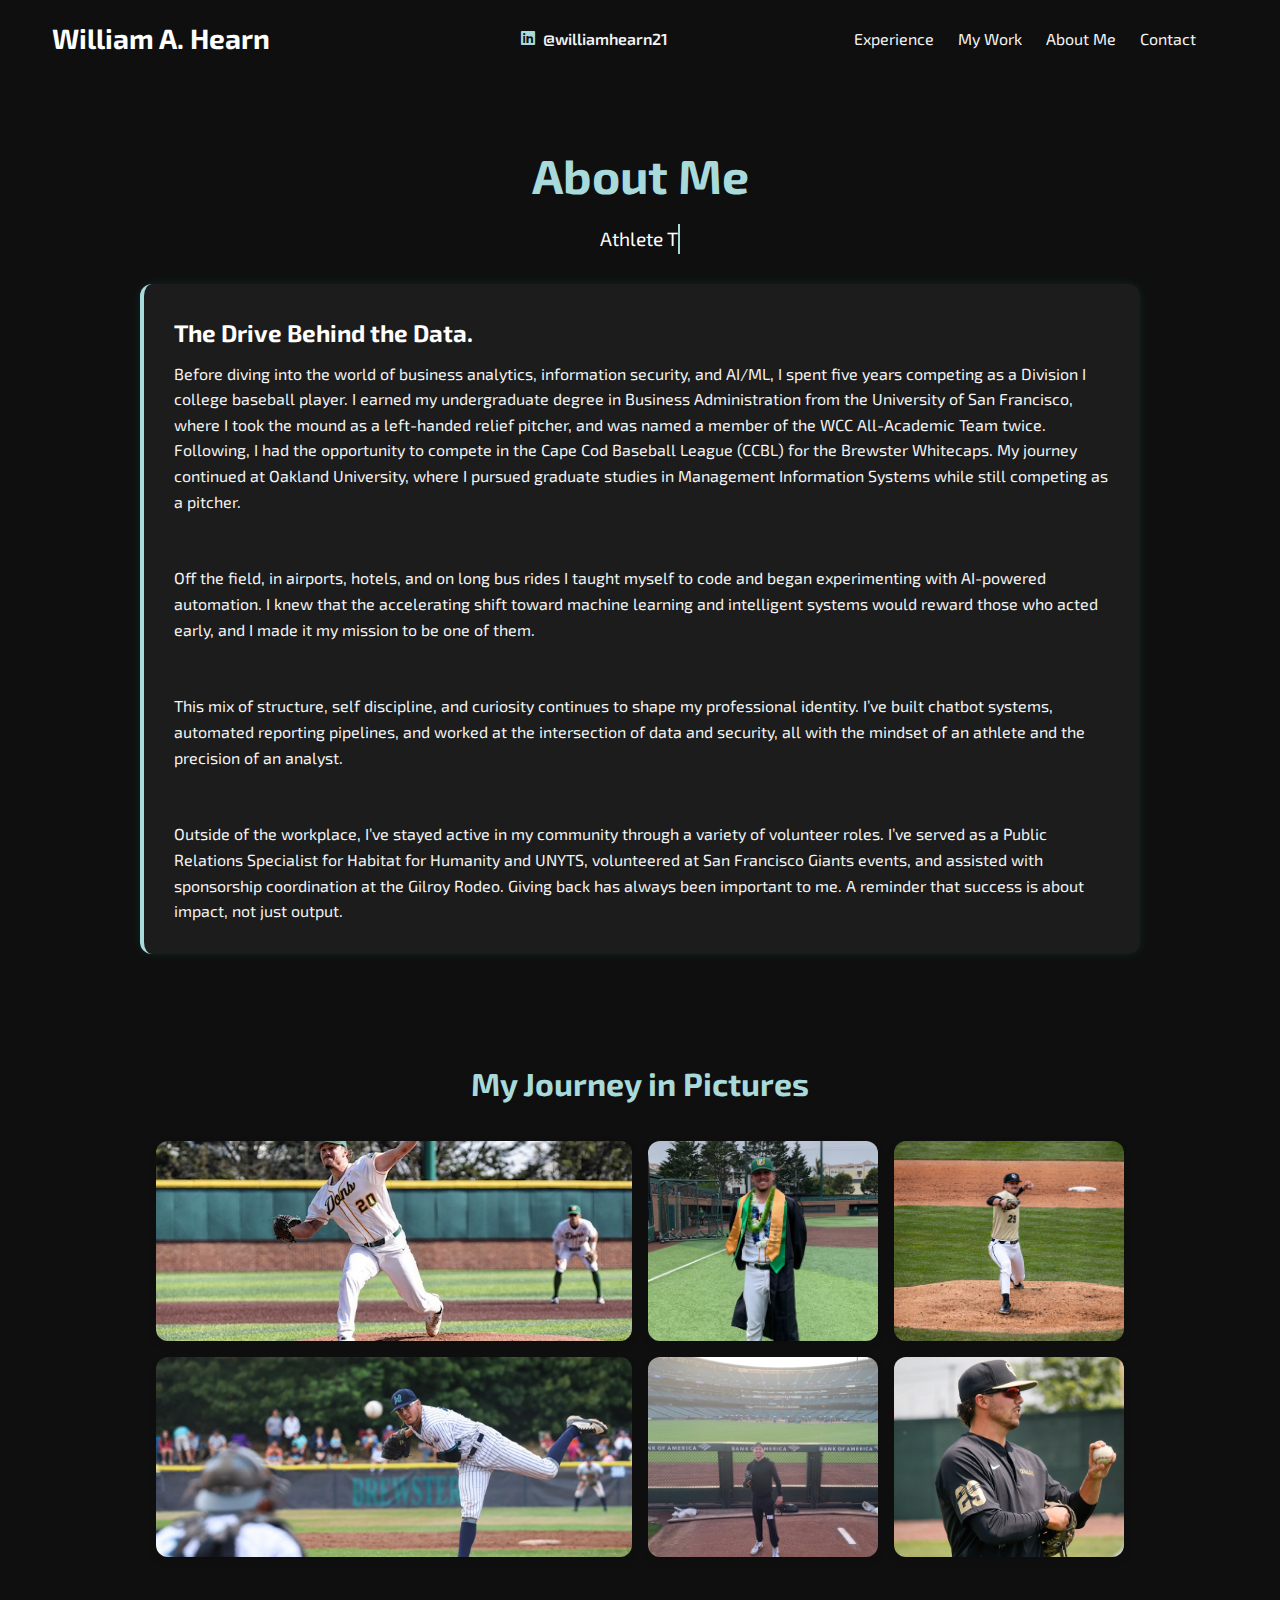
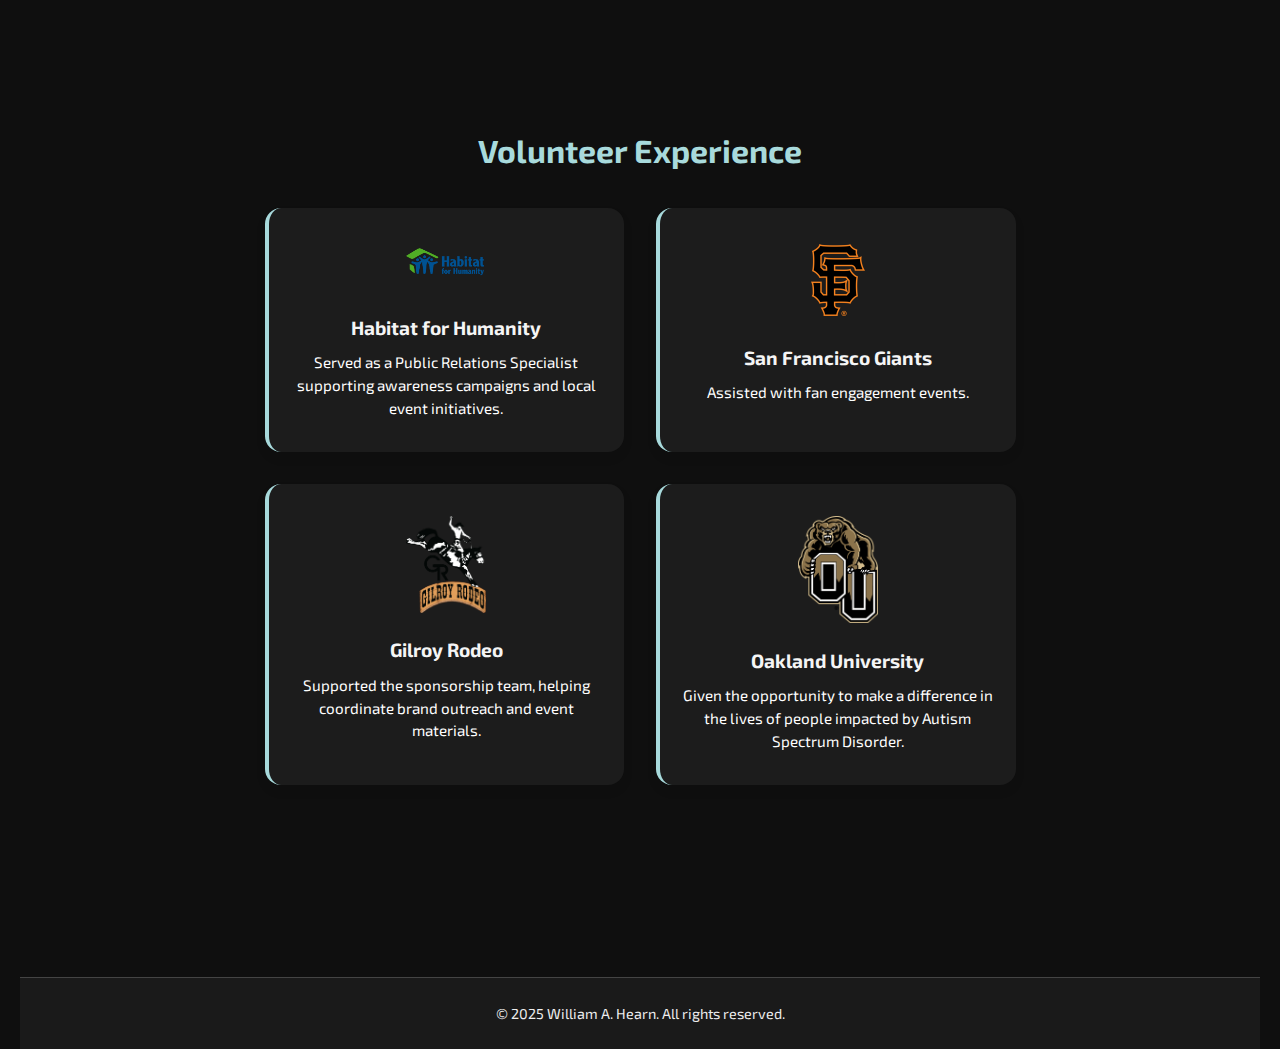
<file: about.html>
<!DOCTYPE html>
<html lang="en">
<head>
  <meta charset="UTF-8" />
  <meta name="viewport" content="width=device-width, initial-scale=1.0" />
  <title>About Me | William A. Hearn</title>
  <link rel="stylesheet" href="about.css" />
  <link href="https://fonts.googleapis.com/css2?family=Exo+2:wght@400;700&display=swap" rel="stylesheet">
  <link rel="icon" href="ChatGPT Image Jul 14, 2025, 11_27_40 AM.png" type="image/png" />
  <link rel="stylesheet" href="https://cdnjs.cloudflare.com/ajax/libs/font-awesome/6.4.0/css/all.min.css" />
</head>
<body>
  <div class="container">
    <nav class="navbar">
      <div class="nav-left">
        <a href="index.html" class="logo">William A. Hearn</a>
      </div>

      <div class="nav-center">
        <a href="https://www.linkedin.com/in/williamhearn21/" target="_blank" class="instagram-link" aria-label="LinkedIn">
          <i class="fab fa-linkedin"></i>
          <span>@williamhearn21</span>
        </a>
      </div>

      <ul class="nav-links">
        <li><a href="experience.html">Experience</a></li>
        <li><a href="work.html">My Work</a></li>
        <li><a href="about.html">About Me</a></li>
        <li><a href="contact.html">Contact</a></li>
      </ul>
      <div class="hamburger" onclick="toggleMobileMenu()">
  <span></span>
  <span></span>
  <span></span>
</div>
    </nav>
  </div>
<body>
  <header class="experience-header">
    <h1 id="typed-heading" class="typed-heading"></h1>
    <p id="typed-text" class="typed-text"></p>
  </header>

  <main class="experience-container">

<section class="experience-card fade-in">
  <h2>The Drive Behind the Data.</h2>
  <p>
    Before diving into the world of business analytics, information security, and AI/ML, I spent five years competing as a Division I college baseball player. I earned my undergraduate degree in Business Administration from the University of San Francisco, where I took the mound as a left-handed relief pitcher, and was named a member of the WCC All-Academic Team twice. Following, I had the opportunity to compete in the Cape Cod Baseball League (CCBL) for the Brewster Whitecaps. My journey continued at Oakland University, where I pursued graduate studies in Management Information Systems while still competing as a pitcher.
  </p><br><br>
  <p>
    Off the field, in airports, hotels, and on long bus rides I taught myself to code and began experimenting with AI-powered automation. I knew that the accelerating shift toward machine learning and intelligent systems would reward those who acted early, and I made it my mission to be one of them.
  </p><br><br>
  <p>
    This mix of structure, self discipline, and curiosity continues to shape my professional identity. I’ve built chatbot systems, automated reporting pipelines, and worked at the intersection of data and security, all with the mindset of an athlete and the precision of an analyst.
  </p><br><br>
  <p>
    Outside of the workplace, I’ve stayed active in my community through a variety of volunteer roles. I’ve served as a Public Relations Specialist for Habitat for Humanity and UNYTS, volunteered at San Francisco Giants events, and assisted with sponsorship coordination at the Gilroy Rodeo. Giving back has always been important to me. A reminder that success is about impact, not just output.
  </p>
</section>

<section class="photo-collage fade-in">
  <h2>My Journey in Pictures</h2>
  <div class="collage-grid">
    <img src="IMG_8873.jpg" alt="University of San Francisco Baseball" class="grid-wide" />
    <img src="IMG_8576.jpg" alt="Graduation Day" />
    <img src="IMG_7985.JPG" alt="Cape Cod Baseball League Championship" class="grid-wide" />
    <img src="IMG_1175.JPG" alt="Oakland University v. Michigan State" />
    <img src="IMG_8267.jpg" alt="Event Volunteer at San Francisco Giants" />
    <img src="IMG_1311.jpg" alt="Oakland University Baseball" class="crop-top" />
  </div>
</section>

<section class="volunteer-section fade-in">
  <h2>Volunteer Experience</h2>
  <div class="volunteer-tiles">
    
    <div class="volunteer-tile">
      <img src="h4h2.png" alt="Habitat for Humanity Logo" class="volunteer-logo" />
      <h3>Habitat for Humanity</h3>
      <p>Served as a Public Relations Specialist supporting awareness campaigns and local event initiatives.</p>
    </div>

    <div class="volunteer-tile">
      <img src="sfg.png" alt="SF Giants Logo" class="volunteer-logo" />
      <h3>San Francisco Giants</h3>
      <p>Assisted with fan engagement events.</p>
    </div>

    <div class="volunteer-tile">
      <img src="Logo (1).png" alt="Gilroy Rodeo Logo" class="volunteer-logo" />
      <h3>Gilroy Rodeo</h3>
      <p>Supported the sponsorship team, helping coordinate brand outreach and event materials.</p>
    </div>

    <div class="volunteer-tile">
      <img src="ou1.png" alt="OU CARES" class="volunteer-logo" />
      <h3>Oakland University</h3>
      <p>Given the opportunity to make a difference in the lives of people impacted by Autism Spectrum Disorder.</p>
    </div>

  </div>
</section>

  </main>

    <footer class="site-footer">
        <div class="container">
          <p>&copy; 2025 William A. Hearn. All rights reserved.</p>
        </div>
      </footer>

<script>
  // Fade-in logic
  const faders = document.querySelectorAll('.fade-in');
  const appearOptions = { threshold: 0.2 };
  const appearOnScroll = new IntersectionObserver(function(entries, observer) {
    entries.forEach(entry => {
      if (!entry.isIntersecting) return;
      entry.target.classList.add('appear');
      observer.unobserve(entry.target);
    });
  }, appearOptions);
  faders.forEach(fader => {
    appearOnScroll.observe(fader);
  });

  // Typing animation for <h1>
  const headingText = "About Me";
  const headingTarget = document.getElementById("typed-heading");

  let i = 0;
  function typeHeading() {
    if (i < headingText.length) {
      headingTarget.textContent += headingText.charAt(i);
      i++;
      setTimeout(typeHeading, 60); // slower typing for header
    } else {
      // After heading finishes, start subheading
      typeChar();
    }
  }

  // Typing animation for <p>
  const text = "Athlete To Analyst. A Bit About My Journey...";
  const typedText = document.getElementById("typed-text");

  let j = 0;
  function typeChar() {
    if (j < text.length) {
      typedText.textContent += text.charAt(j);
      j++;
      setTimeout(typeChar, 40);
    }
  }

  // Start heading first
  typeHeading();

function toggleMobileMenu() {
  const navLinks = document.querySelector('.nav-links');
  navLinks.classList.toggle('open');
}
</script>
</body>
</html>
</file>
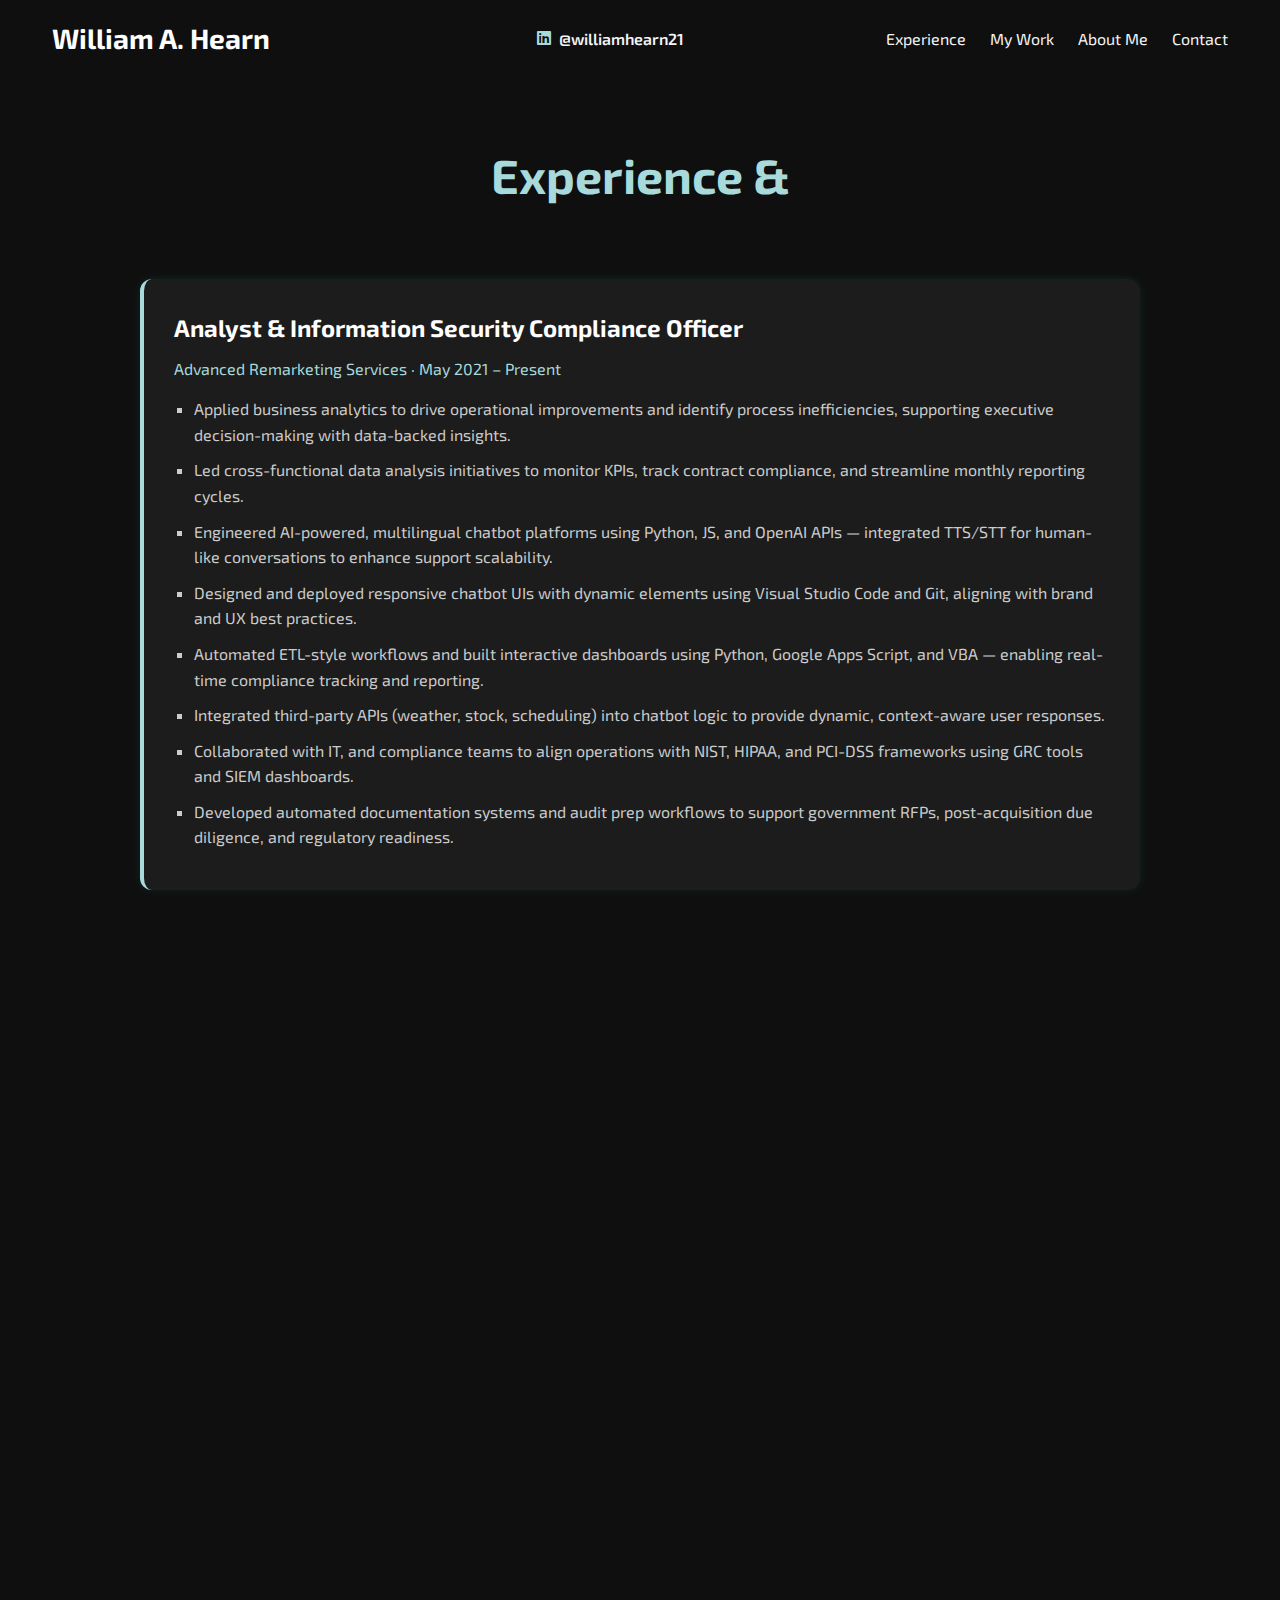
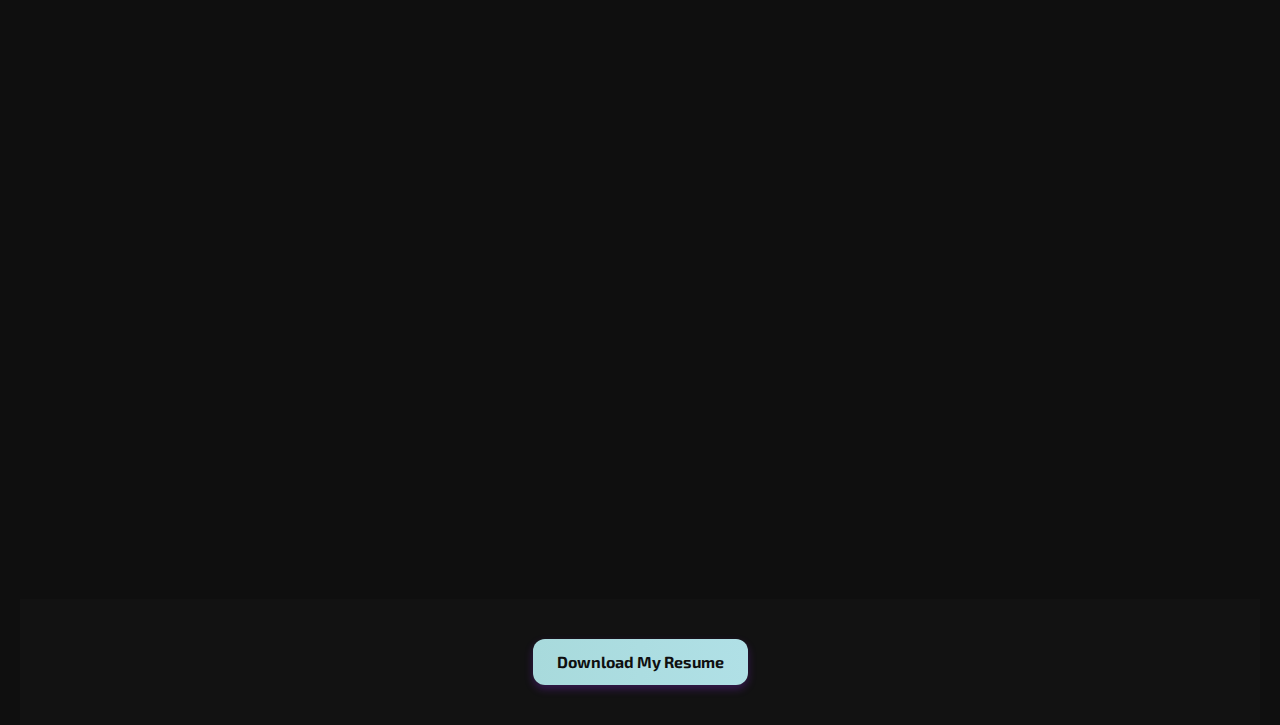
<file: experience.html>
<!DOCTYPE html>
<html lang="en">
<head>
  <meta charset="UTF-8" />
  <meta name="viewport" content="width=device-width, initial-scale=1.0" />
  <title>Experience | William A. Hearn</title>
  <link rel="stylesheet" href="experience.css" />
  <link href="https://fonts.googleapis.com/css2?family=Exo+2:wght@400;700&display=swap" rel="stylesheet">
  <link rel="icon" href="ChatGPT Image Jul 14, 2025, 11_27_40 AM.png" type="image/png" />
  <link rel="stylesheet" href="https://cdnjs.cloudflare.com/ajax/libs/font-awesome/6.4.0/css/all.min.css" />
</head>
<body>
  <div class="container">
    <nav class="navbar">
      <div class="nav-left">
        <a href="index.html" class="logo">William A. Hearn</a>
      </div>

      <div class="nav-center">
        <a href="https://www.linkedin.com/in/williamhearn21/" target="_blank" class="instagram-link" aria-label="LinkedIn">
          <i class="fab fa-linkedin"></i>
          <span>@williamhearn21</span>
        </a>
      </div>

      <ul class="nav-links">
        <li><a href="experience.html">Experience</a></li>
        <li><a href="work.html">My Work</a></li>
        <li><a href="about.html">About Me</a></li>
        <li><a href="contact.html">Contact</a></li>
      </ul>
      <div class="hamburger" onclick="toggleMobileMenu()">
  <span></span>
  <span></span>
  <span></span>
</div>
    </nav>
  </div>
<body>
  <header class="experience-header">
    <h1 id="typed-heading" class="typed-heading"></h1>
    <p id="typed-text" class="typed-text"></p>
  </header>

  <main class="experience-container">

<section class="experience-card fade-in">
  <h2>Analyst & Information Security Compliance Officer</h2>
  <h3>Advanced Remarketing Services · May 2021 – Present</h3>
  <ul>
    <li>Applied business analytics to drive operational improvements and identify process inefficiencies, supporting executive decision-making with data-backed insights.</li>
    <li>Led cross-functional data analysis initiatives to monitor KPIs, track contract compliance, and streamline monthly reporting cycles.</li>
    <li>Engineered AI-powered, multilingual chatbot platforms using Python, JS, and OpenAI APIs — integrated TTS/STT for human-like conversations to enhance support scalability.</li>
    <li>Designed and deployed responsive chatbot UIs with dynamic elements using Visual Studio Code and Git, aligning with brand and UX best practices.</li>
    <li>Automated ETL-style workflows and built interactive dashboards using Python, Google Apps Script, and VBA — enabling real-time compliance tracking and reporting.</li>
    <li>Integrated third-party APIs (weather, stock, scheduling) into chatbot logic to provide dynamic, context-aware user responses.</li>
    <li>Collaborated with IT, and compliance teams to align operations with NIST, HIPAA, and PCI-DSS frameworks using GRC tools and SIEM dashboards.</li>
    <li>Developed automated documentation systems and audit prep workflows to support government RFPs, post-acquisition due diligence, and regulatory readiness.</li>
  </ul>
</section>

<section class="experience-card fade-in">
  <h2>Cybersecurity Professional Certification</h2>
  <h3>Issuing Organization: Google · November 2024</h3>
  <ul>
    <li>Designed to prepare individuals for roles in cybersecurity. Topics include threat analysis, risk mitigation, network security, and security operations.</li>
    <li>Hands on experience with tools such as Wireshark, Python, Linux, and SIEM Dashboards while exploring frameworks such as NIST & ISO.</li>
  </ul>
</section>

<section class="experience-card fade-in">
  <h2>Technical Skills</h2>

  <div class="skills-section">

    <h3>Business Analytics & Visualization</h3>
    <div class="skills-grid">
    <span class="skill-badge">Excel</span>
    <span class="skill-badge">Tableau</span>
    <span class="skill-badge">Google Analytics</span>
    <span class="skill-badge">Google Sheets</span>
    <span class="skill-badge">Power BI</span>
    <span class="skill-badge">Looker</span>
    <span class="skill-badge">Google Data Studio</span>
    <span class="skill-badge">Python</span>
    <span class="skill-badge">SQL (Querying & Reporting)</span>
    <span class="skill-badge">VBA Macros</span>
    </div>

    <h3>Languages & Tools</h3>
    <div class="skills-grid">
      <span class="skill-badge">Python</span>
      <span class="skill-badge">SQL</span>
      <span class="skill-badge">JavaScript</span>
      <span class="skill-badge">HTML/CSS</span>
      <span class="skill-badge">VBA</span>
      <span class="skill-badge">Google Apps Script</span>
    </div>

    <h3>AI & Automation</h3>
    <div class="skills-grid">
      <span class="skill-badge">Chatbots</span>
      <span class="skill-badge">LLMs (OpenAI)</span>
      <span class="skill-badge">TensorFlow</span>
      <span class="skill-badge">ETL Pipelines</span>
      <span class="skill-badge">Natural Language Processing (NLP)</span>
      <span class="skill-badge">Low Code Platforms (Power Automate)</span>
      <span class="skill-badge">Conversational AI Design</span>
    </div>

    <h3>Security & Compliance</h3>
    <div class="skills-grid">
      <span class="skill-badge">NIST RMF</span>
      <span class="skill-badge">HIPAA</span>
      <span class="skill-badge">PCI-DSS</span>
      <span class="skill-badge">GRC Tools</span>
      <span class="skill-badge">SIEM Dashboards</span>
      <span class="skill-badge">Policy Development</span>
      <span class="skill-badge">Policy Audit</span>
    </div>

    <h3>Platforms</h3>
    <div class="skills-grid">
      <span class="skill-badge">VS Code</span>
      <span class="skill-badge">Gemini</span>
      <span class="skill-badge">GitHub (Version Control)</span>
      <span class="skill-badge">Archer</span>
      <span class="skill-badge">Linux (Ubuntu)</span>
      <span class="skill-badge">AWS</span>
    </div>

    <h3>Cloud & DevOps</h3>
    <div class="skills-grid">
      <span class="skill-badge">CI/CD Concepts</span>
      <span class="skill-badge">Git Version Control</span>
    </div>
  </div>
</section>

  </main>

<footer class="experience-footer">
  <a href="HearnResume'25.pdf" download class="download-btn" aria-label="Download Resume">
    Download My Resume
  </a>
</footer>

<script>
  // Fade-in logic
  const faders = document.querySelectorAll('.fade-in');
  const appearOptions = { threshold: 0.2 };
  const appearOnScroll = new IntersectionObserver(function(entries, observer) {
    entries.forEach(entry => {
      if (!entry.isIntersecting) return;
      entry.target.classList.add('appear');
      observer.unobserve(entry.target);
    });
  }, appearOptions);
  faders.forEach(fader => {
    appearOnScroll.observe(fader);
  });

  // Typing animation for <h1>
  const headingText = "Experience & Skills";
  const headingTarget = document.getElementById("typed-heading");

  let i = 0;
  function typeHeading() {
    if (i < headingText.length) {
      headingTarget.textContent += headingText.charAt(i);
      i++;
      setTimeout(typeHeading, 60); // slower typing for header
    } else {
      // After heading finishes, start subheading
      typeChar();
    }
  }

  // Typing animation for <p>
  const text = "Business Analytics, Information Security, AI Development, & Automation Strategies.";
  const typedText = document.getElementById("typed-text");

  let j = 0;
  function typeChar() {
    if (j < text.length) {
      typedText.textContent += text.charAt(j);
      j++;
      setTimeout(typeChar, 40);
    }
  }

  // Start heading first
  typeHeading();

  function toggleMobileMenu() {
    document.querySelector('.nav-links').classList.toggle('open');
  }

</script>
</body>
</html>
</file>
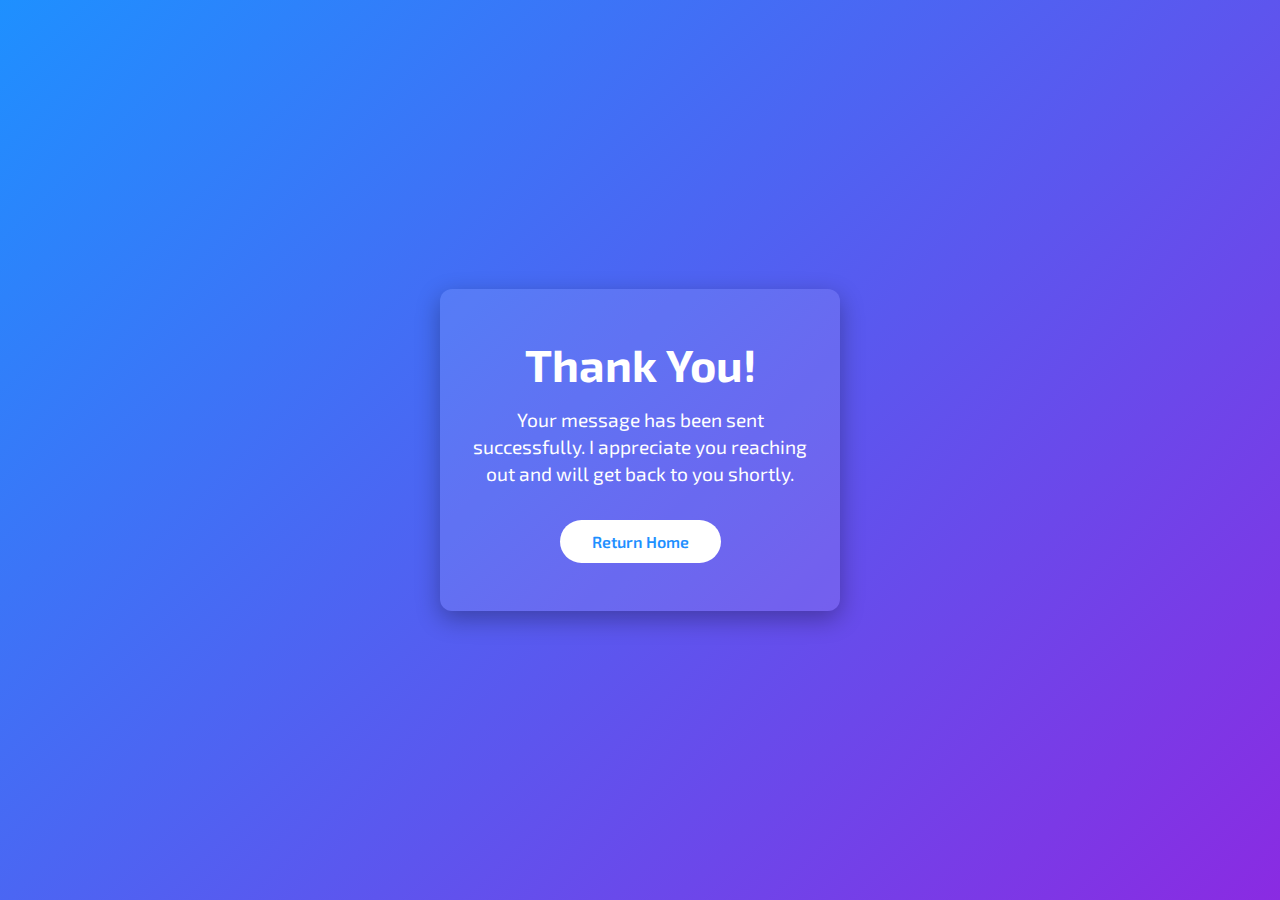
<file: thankyou.html>
<!DOCTYPE html>
<html lang="en">
<head>
  <meta charset="UTF-8" />
  <meta name="viewport" content="width=device-width, initial-scale=1" />
  <title>Thank You | William A. Hearn</title>
  <link rel="stylesheet" href="thankyou.css" />
  <link href="https://fonts.googleapis.com/css2?family=Exo+2:wght@400;600;700&display=swap" rel="stylesheet" />
  <link rel="icon" href="images/ChatGPT Image May 2, 2025, 07_48_05 PM.png" type="image/png" />
</head>
<body>
  <div class="thankyou-container glass-box">
    <h1>Thank You!</h1>
    <p>Your message has been sent successfully. I appreciate you reaching out and will get back to you shortly.</p>
    <a href="index.html" class="btn-home">Return Home</a>
  </div>
</body>
</html>
</file>
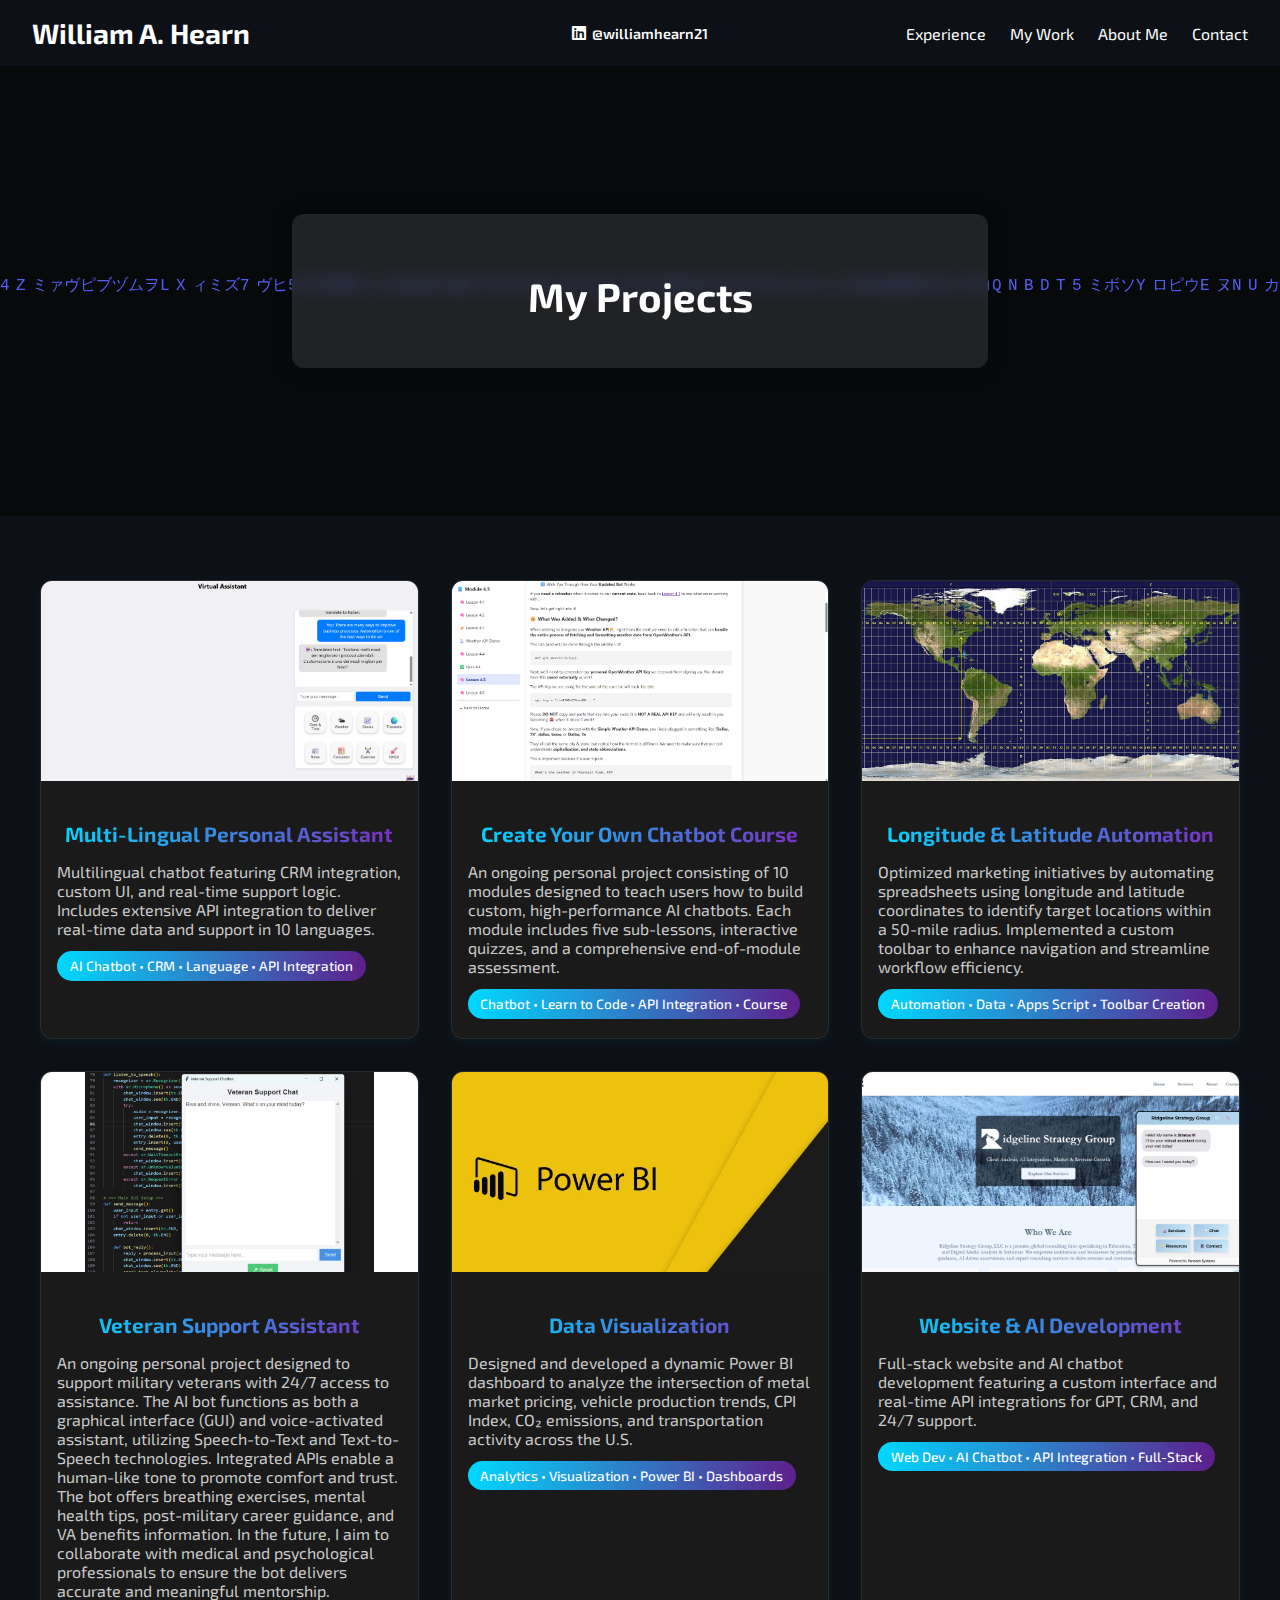
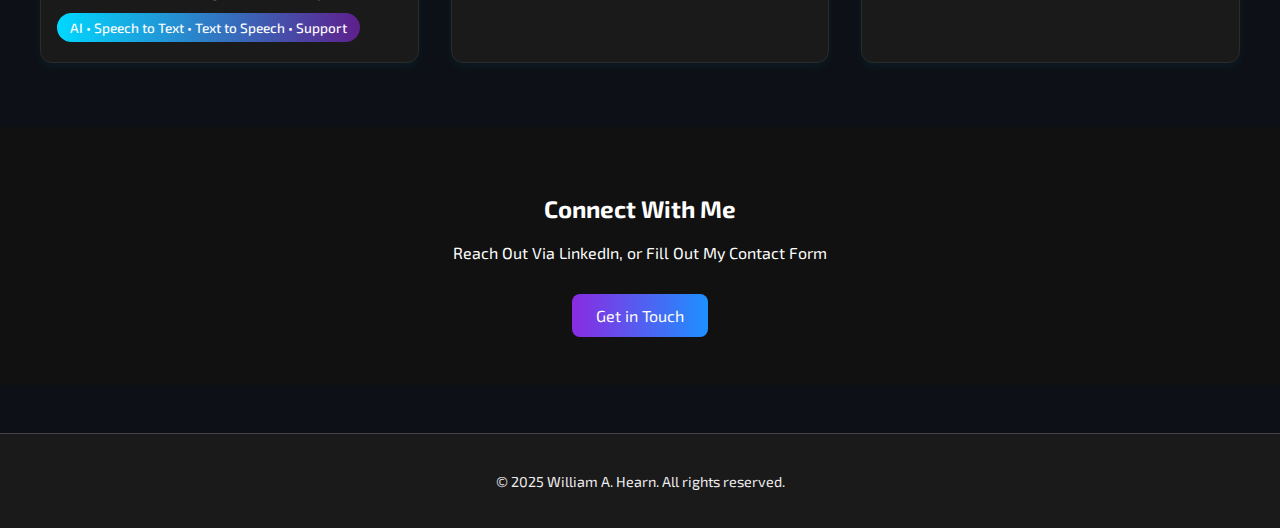
<file: work.html>
<!DOCTYPE html>
<html lang="en">
<head>
  <meta charset="UTF-8" />
  <meta name="viewport" content="width=device-width, initial-scale=1.0" />
  <title>My Work | William A. Hearn</title>
  <link rel="stylesheet" href="work.css" />
  <link href="https://fonts.googleapis.com/css2?family=Exo+2:wght@400;600;700&display=swap" rel="stylesheet" />
  <link rel="icon" href="ChatGPT Image Jul 14, 2025, 11_27_40 AM.png" type="image/png" />
  <link rel="stylesheet" href="https://cdnjs.cloudflare.com/ajax/libs/font-awesome/6.5.0/css/all.min.css">
</head>
<body>
  <!-- Navbar -->
     <nav class="navbar">
      <div class="nav-left">
        <a href="index.html" class="logo">William A. Hearn</a>
      </div>

      <div class="nav-center">
        <a href="https://www.linkedin.com/in/williamhearn21/" target="_blank" class="instagram-link" aria-label="LinkedIn">
          <i class="fab fa-linkedin"></i>
          <span>@williamhearn21</span>
        </a>
      </div>

      <ul class="nav-links">
        <li><a href="experience.html">Experience</a></li>
        <li><a href="work.html">My Work</a></li>
        <li><a href="about.html">About Me</a></li>
        <li><a href="contact.html">Contact</a></li>
      </ul>
      <div class="hamburger" onclick="toggleMobileMenu()">
  <span></span>
  <span></span>
  <span></span>
</div>
    </nav>

  <!-- Hero Section -->
  <section class="services-hero">
    <canvas id="matrix-canvas"></canvas>
  
    <div class="hero-content glass-box">
      <h1 id="typing-header"></h1>
      <p id="typing-sub"></p>
    </div>
  </section>
  
  

  <!-- Portfolio Section -->
  <section class="portfolio-grid">
    <div class="project-card">
      <img src="Screenshot 2025-07-14 102316.png" alt="Lanaguage Bot">
      <div class="project-details">
        <h3>Multi-Lingual Personal Assistant</h3>
        <p>Multilingual chatbot featuring CRM integration, custom UI, and real-time support logic. Includes extensive API integration to deliver real-time data and support in 10 languages.</p>
        <span class="project-tags">AI Chatbot • CRM • Language • API Integration</span>
      </div>
    </div>

    <div class="project-card">
      <img src="Screenshot 2025-07-14 093108.png" alt="Learn to Code">
      <div class="project-details">
        <h3>Create Your Own Chatbot Course</h3>
        <p>An ongoing personal project consisting of 10 modules designed to teach users how to build custom, high-performance AI chatbots. Each module includes five sub-lessons, interactive quizzes, and a comprehensive end-of-module assessment. </p>
        <span class="project-tags">Chatbot • Learn to Code • API Integration • Course</span>
      </div>
    </div>

    <div class="project-card">
      <img src="coordiates.jpeg" alt="Longitude & Latitude Automation">
      <div class="project-details">
        <h3>Longitude & Latitude Automation</h3>
        <p>Optimized marketing initiatives by automating spreadsheets using longitude and latitude coordinates to identify target locations within a 50-mile radius. Implemented a custom toolbar to enhance navigation and streamline workflow efficiency.</p>
        <span class="project-tags">Automation • Data • Apps Script • Toolbar Creation</span>
      </div>
    </div>

    <div class="project-card">
        <img src="phonto.png" alt="Veteran Support Assistant">
        <div class="project-details">
          <h3>Veteran Support Assistant</h3>
          <p>An ongoing personal project designed to support military veterans with 24/7 access to assistance. The AI bot functions as both a graphical interface (GUI) and voice-activated assistant, utilizing Speech-to-Text and Text-to-Speech technologies. Integrated APIs enable a human-like tone to promote comfort and trust. The bot offers breathing exercises, mental health tips, post-military career guidance, and VA benefits information. In the future, I aim to collaborate with medical and psychological professionals to ensure the bot delivers accurate and meaningful mentorship.</p>
          <span class="project-tags">AI • Speech to Text • Text to Speech • Support</span>
        </div>
      </div>

      <div class="project-card">
        <img src="powerbi2.jpg" alt="Power BI Dashboard">
        <div class="project-details">
          <h3>Data Visualization</h3>
          <p>Designed and developed a dynamic Power BI dashboard to analyze the intersection of metal market pricing, vehicle production trends, CPI Index, CO₂ emissions, and transportation activity across the U.S.</p>
          <span class="project-tags">Analytics • Visualization • Power BI • Dashboards</span>
        </div>
      </div>

    <div class="project-card">
      <img src="Screenshot 2025-07-14 103448.png" alt="Brandwood Ag Services Screenshot">
      <div class="project-details">
        <h3>Website & AI Development</h3>
        <p>Full-stack website and AI chatbot development featuring a custom interface and real-time API integrations for GPT, CRM, and 24/7 support.</p>
        <span class="project-tags">Web Dev • AI Chatbot • API Integration • Full-Stack</span>
      </div>
    </div>
  </section>

<!-- CTA Section -->
<section class="services-cta">
    <h2>Connect With Me</h2>
    <p>Reach Out Via LinkedIn, or Fill Out My Contact Form</p>
    <a href="contact.html" class="cta-button">Get in Touch</a>
  </section>  

<!-- Footer -->
<footer class="site-footer">
  <div class="container">
    <p>&copy; 2025 William A. Hearn. All rights reserved.</p>
  </div>
</footer>

<!-- External JS file -->
<script src="work.js"></script>

<!-- Inline script for hamburger toggle -->
<script>
  function toggleMobileMenu() {
    const navLinks = document.querySelector('.nav-links');
    navLinks.classList.toggle('open');
  }
</script>
</body>
</html>
</file>
<file: work.css>
:root {
    --indigo: #4b0082;
    --plum: #dda0dd;
    --bg-dark: #0d1117;
    --text-light: #ffffff;
}

body {
    margin: 0;
    font-family: 'Inter', sans-serif;
    background-color: var(--bg-dark);
    color: var(--text-light);
    font-family: 'Exo 2', sans-serif;
    box-sizing: border-box;
  }
  
  .hero {
    padding: 1.5rem 1rem; /* smaller top & bottom padding, equal */
    min-height: 100vh;
    display: flex;
    flex-direction: column;
    justify-content: space-between;
    background: radial-gradient(circle at top left, var(--indigo), var(--bg-dark));
  }
  
  nav.navbar {
    display: flex;
    justify-content: space-between;
    align-items: center;
    padding: 1rem 2rem; /* add some horizontal padding */
    position: relative;
    z-index: 0;
    gap: 2rem; /* space between nav sections */
    text-decoration: none;
    color: var(--text-light);
  }
  
  /* Make nav-left, nav-center, nav-links flex children */
  .nav-left,
  .nav-center,
  .nav-links {
    display: flex;
    align-items: center;
  }
  
  /* Give them equal flex basis so they spread out nicely */
  .nav-left,
  .nav-center,
  .nav-links {
    flex: 1 1 auto;
  }
  
  /* Center the middle section content horizontally */
  .nav-center {
    justify-content: center;
  }
  
  /* Align left and right to start and end respectively */
  .nav-left {
    justify-content: flex-start;
  }
  
  .nav-links {
    justify-content: flex-end;
    gap: 1.5rem;
    text-decoration: none;
    color: var(--text-light);
  }
  
  /* Slightly increase logo font size and add margin-right for spacing */
  nav .logo {
    font-size: 1.75rem;
    font-weight: 700;
    margin-right: 1rem;
    text-decoration: none;
    color: white;
  }
  
  /* Style Instagram link spacing */
  .instagram-link {
    gap: 0.5rem;
    font-weight: 600;
    font-size: 1rem;
  }
  
  /* Nav links styling remains the same */
  nav ul {
    list-style: none;
    display: flex;
    gap: 1.5rem;
    margin: 0; /* Remove default ul margin */
    padding: 0; /* Remove default ul padding */
    text-decoration: none;
    color: var(--text-light);
  }
  
  /* Optional: add a little padding for nav-links for click area */
  nav ul li a,
  nav ul li a:visited {
    color: var(--text-light);
    display: inline-block; /* Add this line */
    text-decoration: none;
    transition: transform 0.3s ease, color 0.3s ease;
  }
  
  
  /* On hover, keep your existing hover effect */
nav ul li a:hover {
  background: linear-gradient(90deg, #8A2BE2, dodgerblue);
  background-clip: text;
  -webkit-background-clip: text;
  color: transparent;
  -webkit-text-fill-color: transparent;
  transform: translateY(-3px);
  text-decoration: none;
}

  .hero-content p {
    position: relative;
    z-index: 2;
  }
  
  .hero-content h1 {
    font-size: 2.5rem;
    margin-bottom: 1rem;
    position: relative;
    z-index: 0;
  }
  
  .hero-content .highlight {
    color: #f5f5f5;
    position: relative;
    z-index: 0;
  }
  
  .hero-content .btn {
    background: linear-gradient(90deg, #8A2BE2, dodgerblue);
    padding: 0.75rem 1.5rem;
    border: none;
    color: var(--text-light);
    font-weight: bold;
    border-radius: 5px;
    text-decoration: none;
    margin-top: 1.5rem;
    display: inline-block;
    transition: transform 0.3s ease;
    position: relative;
    z-index: 0;
  }
  
  .hero-content .btn:hover {
    transform: scale(1.05);
  }

  .typewriter {
    font-size: 2rem;
    white-space: nowrap;
    overflow: hidden;
    width: fit-content;
    display: flex;
    align-items: center;
    position: relative;
    z-index: 0;
  }

  #matrix-canvas {
    position: fixed;
    top: 0;
    left: 0;
    width: 100vw;
    height: 100vh;
    z-index: 0; /* Behind content */
    background: rgba(0, 0, 0, 0.5);
    pointer-events: none; /* So clicks pass through */
  }

  .container-row {
    display: flex;
    gap: 2rem; /* space between boxes */
    margin-top: 2rem;
    justify-content: center;
    flex-wrap: wrap; /* responsive wrap on small screens */
    position: relative;
    z-index: 0;
  }
  
  .info-box {
    background-color: rgba(255, 255, 255, 0.1);
    padding: 1.5rem 2rem;
    border-radius: 10px;
    flex: 1 1 300px; /* flexible width, min 300px */
    max-width: 400px;
    box-shadow: 0 0 10px rgba(0,0,0,0.3);
    color: var(--text-light);
    text-align: center;
    position: relative;
    z-index: 0;
  }
  
  .info-box h3 {
    margin-bottom: 1rem;
    color: var(--text-light);
    position: relative;
    z-index: 0;
  }

  .nav-center {
  position: absolute;
  left: 50%;
  transform: translateX(-50%);
}
  
  .instagram-link {
    display: flex;
    align-items: center;
    color: var(--text-light);
    font-weight: 600;
    text-decoration: none;
    font-size: 0.9rem;
    gap: 0.4rem;
    transition: color 0.3s;

  }
  
  .instagram-link:hover {
    background: linear-gradient(90deg, #8A2BE2, dodgerblue);
    background-clip: text;
    -webkit-background-clip: text;
    color: transparent;
    -webkit-text-fill-color: transparent;
    transform: translateY(-3px); /* slight upward movement */
  }
  
  .instagram-link i {
    font-size: 1rem;
  }

  .site-footer {
    background-color: #1a1a1a;
    color: #eee;
    text-align: center;
    padding: 1.5rem 1rem;
    font-family: 'Exo 2', sans-serif;
    font-size: 0.9rem;
    margin-top: 3rem;
    border-top: 1px solid #444;
    position: relative;
    z-index: 0;
  }
  
  .site-footer a {
    color: #8A2BE2; /* your purple color */
    text-decoration: none;
    margin-left: 0.3rem;
    transition: color 0.3s ease;
    position: relative;
    z-index: 0;
  }
  
  .site-footer a:hover {
    color: dodgerblue;
    position: relative;
    z-index: 0;
  }
  
  .site-footer i {
    margin-right: 0.4rem;
    position: relative;
    z-index: 0;
  }

/* Portfolio Grid */
.portfolio-grid {
    display: grid;
    gap: 2rem;
    padding: 4rem 2rem;
    max-width: 1200px;
    margin: 0 auto;
    grid-template-columns: repeat(auto-fit, minmax(280px, 1fr));
  }
  
  .project-card {
    background-color: #1a1a1a;
    border: 1px solid #2b2b2b;
    border-radius: 12px;
    overflow: hidden;
    box-shadow: 0 4px 8px rgba(0, 216, 255, 0.05);
    transition: transform 0.3s ease, box-shadow 0.3s ease;
  }
  
  .project-card:hover {
    transform: translateY(-6px);
    box-shadow: 0 10px 20px rgba(0, 216, 255, 0.15);
  }
  
  .project-card img {
    width: 100%;
    height: 200px;
    object-fit: cover;
    display: block;
  }
  
  .project-details {
    padding: 1.2rem 1rem;
    color: #eaeaea;
  }
  
  .project-details h3 {
    font-size: 1.3rem;
    background: linear-gradient(90deg, #00d8ff, #7b2cbf); /* cyan to dark purple */
    -webkit-background-clip: text;
    -webkit-text-fill-color: transparent;
    background-clip: text; /* for Firefox */
    color: transparent;
    margin-bottom: 0.5rem;
    text-align: center;
  }
  
  .project-details p {
    font-size: 1rem;
    color: #cccccc;
    margin-bottom: 0.8rem;
  }
  
  .project-tags {
    display: inline-block;
    background: linear-gradient(to right, #00d8ff 0%, #5e1f8c 100%);
    color: #fff;
    padding: 0.4rem 0.8rem;
    font-size: 0.85rem;
    border-radius: 20px;
    font-weight: 500;
    transition: transform 0.2s ease;
  }
  
  .services-hero {
    position: relative;
    overflow: hidden;
    height: 50vh; /* Adjust as needed */
    display: flex;
    align-items: center;
    justify-content: center;
    color: white;
    z-index: 0;
  }
  

  .hero-content {
    background: rgba(255, 255, 255, 0.1); /* translucent white background */
    border-radius: 12px;
    padding: 2rem 3rem;
    text-align: center;
    color: white;
  
    backdrop-filter: blur(10px);
    -webkit-backdrop-filter: blur(10px); /* For Safari support */
    
    box-shadow: 0 0 20px rgba(0, 0, 0, 0.3);
    z-index: 1;
    position: relative;

    max-width: 600px; /* or 500px / adjust as needed */
    width: 90%;       /* makes it responsive on smaller screens */
    margin: 0 auto;   /* centers it horizontally */
  }

  #matrix-canvas {
    position: absolute;
    top: 0;
    left: 0;
    width: 100%;
    height: 100%;
    z-index: 0;
    pointer-events: none;
  }
  
  .services-cta {
    text-align: center;
    padding: 3rem 1rem;
    background-color: #111;
  }
  
  .cta-button {
    display: inline-block;
    margin-top: 1rem;
    padding: 0.75rem 1.5rem;
    background: linear-gradient(90deg, #8A2BE2, dodgerblue);
    color: white;
    text-decoration: none;
    border-radius: 0.5rem;
    transition: transform 0.3s ease;
  }
  
  .cta-button:hover {
    transform: scale(1.05);
  }

/* MOBILE STYLES */
/* Hamburger Styles */
.hamburger {
  display: none;
  flex-direction: column;
  cursor: pointer;
  gap: 5px;
  z-index: 9999;
  position: relative;
}

.hamburger span {
  width: 25px;
  height: 3px;
  background: var(--text-light);
  border-radius: 2px;
  transition: all 0.3s ease;
}

/* Mobile Styles */
@media (max-width: 768px) {
  nav.navbar {
    display: flex;
    flex-direction: row;
    flex-wrap: nowrap;
    justify-content: space-between;
    align-items: center;
    padding: 1rem;
    gap: 0.75rem;
    position: relative;
    z-index: 10003;
  }

  .nav-left .logo {
    font-size: 1.1rem;
    white-space: nowrap;
  }

  .nav-center {
    margin-left: 1rem;
    display: flex;
    align-items: center;
    flex: 0 0 auto;
  }

  .nav-center .instagram-link {
    font-size: 0.75rem;
    gap: 0.25rem;
    display: flex;
    align-items: center;
    color: var(--text-light);
    text-decoration: none;
  }

  .hamburger {
    display: flex;
    position: absolute;
    top: 1.2rem;
    right: 1.5rem;
  }

  .nav-links {
    display: none;
    position: absolute;
    top: 100%;
    left: 0;
    width: 100%;
    background-color: var(--bg-dark);
    flex-direction: column;
    text-align: center;
    padding: 1rem 0;
    border-top: 1px solid #333;
    z-index: 10002;
  }

  .nav-links.open {
    display: flex;
  }

  .nav-links li {
    margin: 0.5rem 0;
  }

  /* Header Text Responsiveness */
  .experience-header h1 {
    font-size: 2rem;
    word-break: break-word;
    color: #A8DADC;
    padding: 0 10px;
    text-align: center;
  }

  .experience-header p {
    font-size: 1rem;
    padding: 0 10px;
    text-align: center;
    word-wrap: break-word;
    overflow-wrap: break-word;
    word-break: break-word;
    hyphens: auto;
    max-width: 100%;
    white-space: normal;
  }

  .typed-text {
    white-space: normal;
    overflow-wrap: break-word;
    word-break: break-word;
    max-width: 90%;
    margin: 10px auto 0;
  }
}

/* Small Screen Enhancements */
@media (max-width: 480px) {
  .experience-header h1 {
    font-size: 1.6rem;
  }

  .experience-header p {
    font-size: 0.9rem;
    padding: 0 10px;
  }

  .typed-text {
    font-size: 0.9rem;
  }
}

/* Desktop Fix */
@media (min-width: 769px) {
  .nav-links {
    display: flex !important;
    position: static;
    flex-direction: row;
    justify-content: flex-end;
    background: none;
    padding: 0;
    border: none;
  }

  .hamburger {
    display: none;
  }
}

@media (max-width: 768px) {
  .nav-center {
    display: none !important;
  }
}

@media (max-width: 768px) {
  .hero-content.glass-box {
    padding: 1.5rem 1.5rem;
    font-size: 0.9rem;
    transform: scale(0.95); /* slightly shrink it */
    max-width: 90%;
  }

  .hero-content.glass-box h1 {
    font-size: 1.4rem;
  }

  .hero-content.glass-box p {
    font-size: 1rem;
  }
}
</file>
<file: about.css>
:root {
  --text-light: #f5f5f5;
  --accent: #A8DADC;
  --bg-dark: #0f0f0f;
}

/* Reset & Base */
* {
  margin: 0;
  padding: 0;
  box-sizing: border-box;
}

body {
  font-family: 'Exo 2', sans-serif;
  background-color: #0f0f0f;
  color: #f5f5f5;
  line-height: 1.6;
  padding: 0 20px;
}

/* Header */
.experience-header {
  text-align: center;
  padding: 60px 20px 30px;
}

.experience-header h1 {
  font-size: 3rem;
  color: #A8DADC;
  margin-bottom: 10px;
}

.experience-header p {
  font-size: 1.2rem;
  color: white;
  text-align: center;
}

/* Experience Container */
.experience-container {
  max-width: 1000px;
  margin: 0 auto;
  padding-bottom: 80px;
  display: grid;
  gap: 40px;
}

/* Experience Card */
.experience-card {
  background: #1c1c1c;
  border-left: 4px solid #A8DADC;
  border-radius: 12px;
  padding: 30px;
  box-shadow: 0 0 10px rgba(0, 255, 213, 0.1);
  opacity: 0;
  transform: translateY(20px);
  transition: all 0.8s ease;
}

.experience-card.appear {
  opacity: 1;
  transform: translateY(0);
}

.experience-card h2 {
  font-size: 1.5rem;
  margin-bottom: 8px;
  color: #ffffff;
}

.experience-card h3 {
  font-size: 1rem;
  margin-bottom: 15px;
  color: #A8DADC;
  font-weight: 400;
}

.experience-card ul {
  list-style-type: square;
  padding-left: 20px;
}

.experience-card ul li {
  margin-bottom: 10px;
  color: #ccc;
}

/* Footer */
  .site-footer {
    background-color: #1a1a1a;
    color: #eee;
    text-align: center;
    padding: 1.5rem 1rem;
    font-family: 'Exo 2', sans-serif;
    font-size: 0.9rem;
    margin-top: 3rem;
    border-top: 1px solid #444;
    position: relative;
    z-index: 0;
  }

.download-btn {
  display: inline-block;
  padding: 10px 24px;         /* smaller padding for a more compact button */
  background: linear-gradient(90deg, #A8DADC, #B0E0E6);
  color: #0f0f0f;
  font-weight: 700;
  font-size: 1rem;            /* slightly smaller font */
  border-radius: 12px;        /* subtle rounded corners, less than 40px */
  text-decoration: none;
  box-shadow: 0 4px 8px rgba(138, 43, 226, 0.3); /* lighter shadow */
  transition: background 0.3s ease, transform 0.3s ease;
  cursor: pointer;
}

.download-btn:hover,
.download-btn:focus {
  background: linear-gradient(90deg, dodgerblue, #8A2BE2);
  transform: translateY(-3px);
  outline: none;
}


nav.navbar {
  display: flex;
  justify-content: space-between;
  align-items: center;
  padding: 1rem 2rem;
  position: relative;
  z-index: 10;
  gap: 2rem;
  color: var(--text-light);
}

/* Flex structure for children */
.nav-left,
.nav-center,
.nav-links {
  display: flex;
  align-items: center;
  flex: 1 1 auto;
}

.nav-left {
  justify-content: flex-start;
}

.nav-center {
  justify-content: center;
  margin-left: 3rem;
}

.nav-links {
  justify-content: flex-end;
  gap: 1.5rem;
}

/* Logo styling */
nav .logo {
  font-size: 1.75rem;
  font-weight: 700;
  margin-right: 1rem;
  color: white;
  text-decoration: none;
}

/* LinkedIn link */
.instagram-link {
  gap: 0.5rem;
  font-weight: 600;
  font-size: 1rem;
  display: flex;
  align-items: center;
  text-decoration: none;
  color: var(--text-light);
}

.instagram-link i {
  color: var(--accent);
}

/* Nav links */
nav ul {
  list-style: none;
  display: flex;
  gap: 1.5rem;
  margin: 0;
  padding: 0;
}

nav ul li a,
nav ul li a:visited {
  color: var(--text-light);
  display: inline-block;
  text-decoration: none;
  transition: transform 0.3s ease, color 0.3s ease;
}

nav ul li a:hover {
  background: linear-gradient(90deg, #8A2BE2, dodgerblue);
  background-clip: text;
  -webkit-background-clip: text;
  color: transparent;
  -webkit-text-fill-color: transparent;
  transform: translateY(-3px);
  text-decoration: none;
}
/* Skills Section Styling */
.skills-section h3 {
  margin-top: 20px;
  color: white;
  font-size: 1.1rem;
  font-weight: 600;
}

.skills-grid {
  display: flex;
  flex-wrap: wrap;
  gap: 12px;
  margin: 10px 0 25px;
}

.skill-badge {
  background: rgba(0, 255, 213, 0.1);
  border: 1px solid #A8DADC;
  color: #f5f5f5;
  padding: 8px 14px;
  border-radius: 50px;
  font-size: 0.9rem;
  transition: background 0.3s ease, transform 0.3s ease;
}

.skill-badge:hover {
  background: #A8DADC;
  color: #0f0f0f;
  transform: scale(1.05);
  cursor: default;
}

.photo-gallery {
  margin: 3rem 0;
  text-align: center;
}

.photo-gallery h2 {
  font-size: 2rem;
  margin-bottom: 1.5rem;
  color: var(--accent); /* match your site accent color */
}

.gallery-grid {
  display: grid;
  grid-template-columns: repeat(auto-fit, minmax(150px, 1fr));
  gap: 1rem;
  max-width: 900px;
  margin: 0 auto;
}

.gallery-grid img {
  width: 100%;
  height: auto;
  border-radius: 12px;
  box-shadow: 0 4px 8px rgba(0,0,0,0.1);
  object-fit: cover;
  transition: transform 0.3s ease;
  cursor: pointer;
}

.gallery-grid img:hover {
  transform: scale(1.05);
  box-shadow: 0 8px 16px rgba(0,0,0,0.2);
}

.photo-collage {
  margin: 4rem auto;
  text-align: center;
  max-width: 1000px;
  padding: 0 1rem;
}

.photo-collage h2 {
  font-size: 2rem;
  margin-bottom: 2rem;
  color: var(--accent);
}

.collage-grid {
  display: grid;
  grid-template-columns: repeat(4, 1fr);
  grid-auto-rows: 200px;
  gap: 1rem;
  grid-auto-flow: dense;
}

.collage-grid img {
  width: 100%;
  height: 100%;
  object-fit: cover;
  border-radius: 12px;
  box-shadow: 0 4px 8px rgba(0,0,0,0.1);
  transition: transform 0.3s ease;
  cursor: pointer;
}

.collage-grid img:hover {
  transform: scale(1.03);
}

.grid-wide {
  grid-column: span 2;
  grid-row: span 1;
}

.crop-top {
  object-fit: cover;
  object-position: top center;
  width: 100%;
  height: 100%;
}


.typed-text {
  font-size: 1.1rem;
  color: #ccc;
  border-right: 2px solid #A8DADC;
  white-space: nowrap;
  overflow: hidden;
  animation: blink-cursor 0.8s step-end infinite;
  width: fit-content;
  margin: 10px auto 0; /* This is what centers it */
  text-align: center;
  display: block; /* Needed to center when using margin: auto */
}

@keyframes blink-cursor {
  50% { border-color: transparent; }
}

.volunteer-section {
  padding: 4rem 1rem;
  max-width: 1100px;
  margin: 0 auto;
  text-align: center;
}

.volunteer-section h2 {
  font-size: 2rem;
  color: var(--accent);
  margin-bottom: 2rem;
}

.volunteer-tiles {
  display: grid;
  grid-template-columns: repeat(auto-fit, minmax(250px, 1fr));
  gap: 2rem;
  padding: 0 1rem;
}

.volunteer-tile {
  background: #1c1c1c;
  border-radius: 16px;
  box-shadow: 0 6px 12px rgba(0,0,0,0.06);
  padding: 2rem 1rem;
  text-align: center;
  transition: transform 0.3s ease;
  border-left: 4px solid #A8DADC;
}

.volunteer-tile:hover {
  transform: translateY(-5px);
}

.volunteer-logo {
  width: 80px;
  height: auto;
  margin-bottom: 1rem;
}

.volunteer-tile h3 {
  font-size: 1.2rem;
  margin-bottom: 0.5rem;
  color: var(--primary-text);
}

.volunteer-tile p {
  font-size: 0.95rem;
  line-height: 1.5;
  color: white;
}
</file>
<file: experience.css>
:root {
  --text-light: #f5f5f5;
  --accent: #A8DADC;
  --bg-dark: #0f0f0f;
}

/* Reset & Base */
* {
  margin: 0;
  padding: 0;
  box-sizing: border-box;
}

body {
  font-family: 'Exo 2', sans-serif;
  background-color: #0f0f0f;
  color: #f5f5f5;
  line-height: 1.6;
  padding: 0 20px;
}

/* Header */
.experience-header {
  text-align: center;
  padding: 60px 20px 30px;
}

.experience-header h1 {
  font-size: 3rem;
  color: #A8DADC;
  margin-bottom: 10px;
}

.experience-header p {
  font-size: 1.2rem;
  color: white;
  text-align: center;
}

/* Experience Container */
.experience-container {
  max-width: 1000px;
  margin: 0 auto;
  padding-bottom: 80px;
  display: grid;
  gap: 40px;
}

/* Experience Card */
.experience-card {
  background: #1c1c1c;
  border-left: 4px solid #A8DADC;
  border-radius: 12px;
  padding: 30px;
  box-shadow: 0 0 10px rgba(0, 255, 213, 0.1);
  opacity: 0;
  transform: translateY(20px);
  transition: all 0.8s ease;
}

.experience-card.appear {
  opacity: 1;
  transform: translateY(0);
}

.experience-card h2 {
  font-size: 1.5rem;
  margin-bottom: 8px;
  color: #ffffff;
}

.experience-card h3 {
  font-size: 1rem;
  margin-bottom: 15px;
  color: #A8DADC;
  font-weight: 400;
}

.experience-card ul {
  list-style-type: square;
  padding-left: 20px;
}

.experience-card ul li {
  margin-bottom: 10px;
  color: #ccc;
}

/* Footer */
.experience-footer {
  text-align: center;
  padding: 40px 20px;
  background-color: #121212;
}

.download-btn {
  display: inline-block;
  padding: 10px 24px;         /* smaller padding for a more compact button */
  background: linear-gradient(90deg, #A8DADC, #B0E0E6);
  color: #0f0f0f;
  font-weight: 700;
  font-size: 1rem;            /* slightly smaller font */
  border-radius: 12px;        /* subtle rounded corners, less than 40px */
  text-decoration: none;
  box-shadow: 0 4px 8px rgba(138, 43, 226, 0.3); /* lighter shadow */
  transition: background 0.3s ease, transform 0.3s ease;
  cursor: pointer;
}

.download-btn:hover,
.download-btn:focus {
  background: linear-gradient(90deg, dodgerblue, #8A2BE2);
  transform: translateY(-3px);
  outline: none;
}


nav.navbar {
  display: flex;
  justify-content: space-between;
  align-items: center;
  padding: 1rem 2rem;
  position: relative;
  z-index: 10;
  gap: 2rem;
  color: var(--text-light);
}

/* Flex structure for children */
.nav-left,
.nav-center,
.nav-links {
  display: flex;
  align-items: center;
  flex: 1 1 auto;
}

.nav-left {
  justify-content: flex-start;
}

.nav-center {
  justify-content: center;
  margin-left: 3rem;
}

.nav-links {
  justify-content: flex-end;
  gap: 1.5rem;
}

/* Logo styling */
nav .logo {
  font-size: 1.75rem;
  font-weight: 700;
  margin-right: 1rem;
  color: white;
  text-decoration: none;
}

/* LinkedIn link */
.instagram-link {
  gap: 0.5rem;
  font-weight: 600;
  font-size: 1rem;
  display: flex;
  align-items: center;
  text-decoration: none;
  color: var(--text-light);
}

.instagram-link i {
  color: var(--accent);
}

/* Nav links */
nav ul {
  list-style: none;
  display: flex;
  gap: 1.5rem;
  margin: 0;
  padding: 0;
}

nav ul li a,
nav ul li a:visited {
  color: var(--text-light);
  display: inline-block;
  text-decoration: none;
  transition: transform 0.3s ease, color 0.3s ease;
}

nav ul li a:hover {
  background: linear-gradient(90deg, #8A2BE2, dodgerblue);
  background-clip: text;
  -webkit-background-clip: text;
  color: transparent;
  -webkit-text-fill-color: transparent;
  transform: translateY(-3px);
  text-decoration: none;
}
/* Skills Section Styling */
.skills-section h3 {
  margin-top: 20px;
  color: white;
  font-size: 1.1rem;
  font-weight: 600;
}

.skills-grid {
  display: flex;
  flex-wrap: wrap;
  gap: 12px;
  margin: 10px 0 25px;
}

.skill-badge {
  background: rgba(0, 255, 213, 0.1);
  border: 1px solid #A8DADC;
  color: #f5f5f5;
  padding: 8px 14px;
  border-radius: 50px;
  font-size: 0.9rem;
  transition: background 0.3s ease, transform 0.3s ease;
}

.skill-badge:hover {
  background: #A8DADC;
  color: #0f0f0f;
  transform: scale(1.05);
  cursor: default;
}

.typed-text {
  font-size: 1.1rem;
  color: #ccc;
  border-right: 2px solid #A8DADC;
  animation: blink-cursor 0.8s step-end infinite;
  white-space: normal;           
  overflow-wrap: break-word;   
  word-break: break-word;
  max-width: 100%;
  text-align: center;
  margin: 10px auto 0;
  display: inline-block;         
  padding: 0 10px;              
}


@keyframes blink-cursor {
  50% { border-color: transparent; }
}

/* Hamburger Styles */
.hamburger {
  display: none;
  flex-direction: column;
  cursor: pointer;
  gap: 5px;
  z-index: 9999;
  position: relative;
}

.hamburger span {
  width: 25px;
  height: 3px;
  background: var(--text-light);
  border-radius: 2px;
  transition: all 0.3s ease;
}

/* Mobile Styles */
@media (max-width: 768px) {
  nav.navbar {
    display: flex;
    flex-direction: row;
    flex-wrap: nowrap;
    justify-content: space-between;
    align-items: center;
    padding: 1rem;
    gap: 0.75rem;
    position: relative;
    z-index: 10003;
  }

  .nav-left .logo {
    font-size: 1.1rem;
    white-space: nowrap;
  }

  .nav-center {
    margin-left: 1rem;
    display: flex;
    align-items: center;
    flex: 0 0 auto;
  }

  .nav-center .instagram-link {
    font-size: 0.75rem;
    gap: 0.25rem;
    display: flex;
    align-items: center;
    color: var(--text-light);
    text-decoration: none;
  }

  .hamburger {
    display: flex;
    position: absolute;
    top: 1.2rem;
    right: 1.5rem;
  }

  .nav-links {
    display: none;
    position: absolute;
    top: 100%;
    left: 0;
    width: 100%;
    background-color: var(--bg-dark);
    flex-direction: column;
    text-align: center;
    padding: 1rem 0;
    border-top: 1px solid #333;
    z-index: 10002;
  }

  .nav-links.open {
    display: flex;
  }

  .nav-links li {
    margin: 0.5rem 0;
  }

  /* Header Text Responsiveness */
  .experience-header h1 {
    font-size: 2rem;
    word-break: break-word;
    color: #A8DADC;
    padding: 0 10px;
    text-align: center;
  }

  .experience-header p {
    font-size: 1rem;
    padding: 0 10px;
    text-align: center;
    word-wrap: break-word;
    overflow-wrap: break-word;
    word-break: break-word;
    hyphens: auto;
    max-width: 100%;
    white-space: normal;
  }

  .typed-text {
    white-space: normal;
    overflow-wrap: break-word;
    word-break: break-word;
    max-width: 90%;
    margin: 10px auto 0;
  }
}

/* Small Screen Enhancements */
@media (max-width: 480px) {
  .experience-header h1 {
    font-size: 1.6rem;
  }

  .experience-header p {
    font-size: 0.9rem;
    padding: 0 10px;
  }

  .typed-text {
    font-size: 0.9rem;
  }
}

/* Desktop Fix */
@media (min-width: 769px) {
  .nav-links {
    display: flex !important;
    position: static;
    flex-direction: row;
    justify-content: flex-end;
    background: none;
    padding: 0;
    border: none;
  }

  .hamburger {
    display: none;
  }
}

@media (max-width: 768px) {
  .nav-center {
    display: none !important;
  }
}
</file>
<file: thankyou.css>
/* Basic Reset */
* {
  box-sizing: border-box;
  margin: 0;
  padding: 0;
}

body {
  font-family: 'Exo 2', sans-serif;
  background: linear-gradient(135deg, #1e90ff, #8a2be2);
  height: 100vh;
  display: flex;
  align-items: center;
  justify-content: center;
  color: white;
}

.thankyou-container {
  background: rgba(255 255 255 / 0.1);
  padding: 3rem 2rem;
  border-radius: 12px;
  text-align: center;
  max-width: 400px;
  box-shadow: 0 8px 24px rgba(0, 0, 0, 0.3);
}

.thankyou-container h1 {
  font-size: 2.8rem;
  margin-bottom: 1rem;
  font-weight: 700;
}

.thankyou-container p {
  font-size: 1.2rem;
  margin-bottom: 2rem;
  line-height: 1.4;
}

.btn-home {
  display: inline-block;
  background: #fff;
  color: #1e90ff;
  font-weight: 600;
  padding: 0.75rem 2rem;
  border-radius: 30px;
  text-decoration: none;
  transition: background 0.3s ease, color 0.3s ease;
}

.btn-home:hover,
.btn-home:focus {
  background: #1e90ff;
  color: white;
  outline: none;
}
</file>
